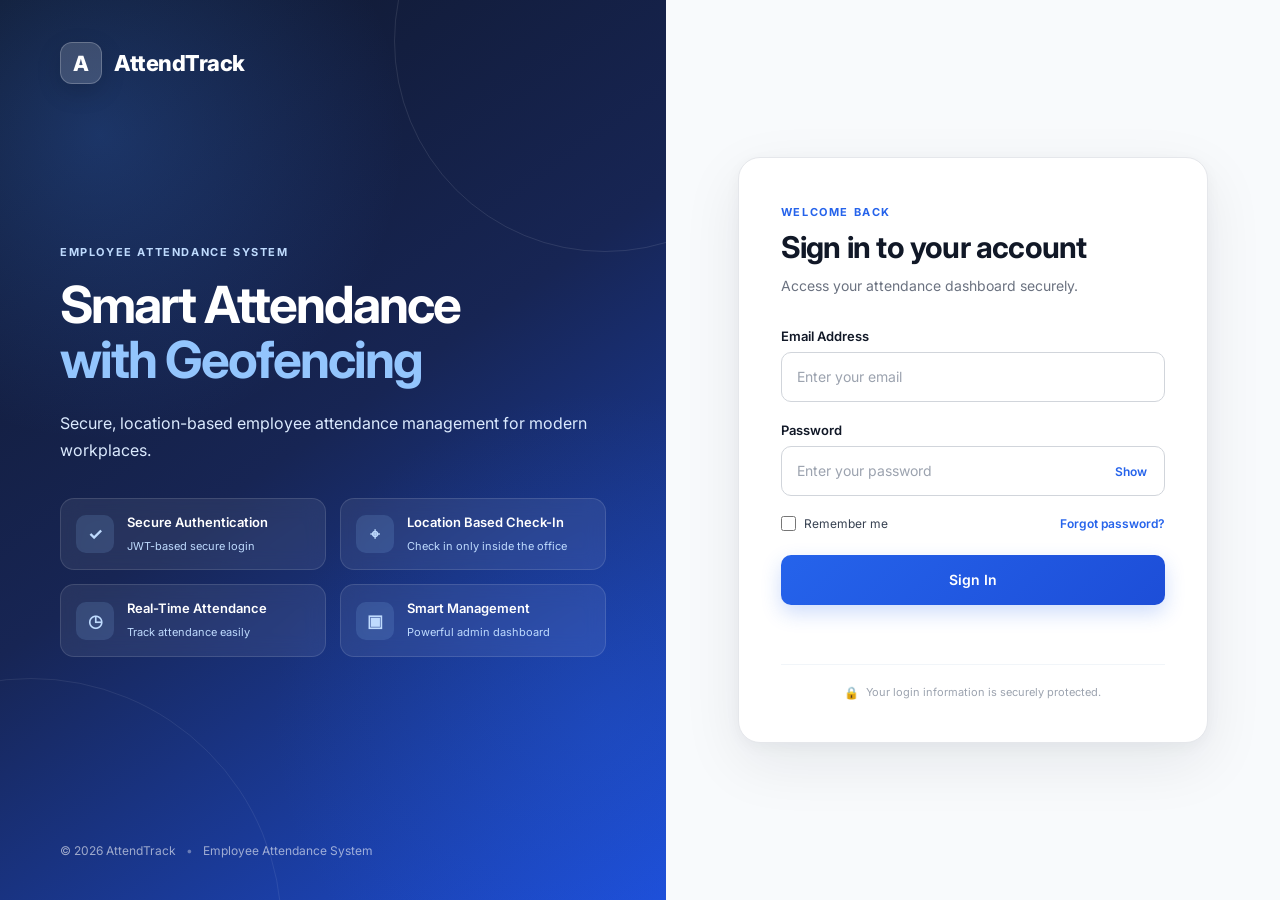
<file: src/main/resources/static/index.html>
<!DOCTYPE html>
<html lang="en">

<head>
	<meta charset="UTF-8">
	<meta name="viewport" content="width=device-width, initial-scale=1.0">

	<title>AttendTrack | Employee Attendance</title>

	<link rel="stylesheet" href="style.css">
</head>

<body>

	<div class="login-container">

		<!-- =========================
             LEFT SIDE
        ========================== -->

		<div class="login-left">

			<!-- Logo -->
			<div class="brand">
				<div class="brand-icon">A</div>
				<span>AttendTrack</span>
			</div>


			<!-- Main Content -->
			<div class="left-content">

				<span class="eyebrow">
					EMPLOYEE ATTENDANCE SYSTEM
				</span>

				<h1>
					Smart Attendance
					<br>
					<span>with Geofencing</span>
				</h1>

				<p>
					Secure, location-based employee attendance
					management for modern workplaces.
				</p>


				<!-- Features -->

				<div class="features">

					<!-- Feature 1 -->
					<div class="feature">

						<div class="feature-icon">
							✓
						</div>

						<div>
							<strong>
								Secure Authentication
							</strong>

							<small>
								JWT-based secure login
							</small>
						</div>

					</div>


					<!-- Feature 2 -->
					<div class="feature">

						<div class="feature-icon">
							⌖
						</div>

						<div>
							<strong>
								Location Based Check-In
							</strong>

							<small>
								Check in only inside the office
							</small>
						</div>

					</div>


					<!-- Feature 3 -->
					<div class="feature">

						<div class="feature-icon">
							◷
						</div>

						<div>
							<strong>
								Real-Time Attendance
							</strong>

							<small>
								Track attendance easily
							</small>
						</div>

					</div>


					<!-- Feature 4 -->
					<div class="feature">

						<div class="feature-icon">
							▣
						</div>

						<div>
							<strong>
								Smart Management
							</strong>

							<small>
								Powerful admin dashboard
							</small>
						</div>

					</div>

				</div>

			</div>


			<!-- Footer -->

			<div class="copyright">

				© 2026 AttendTrack
				<span>•</span>
				Employee Attendance System

			</div>

		</div>


		<!-- =========================
             RIGHT SIDE
        ========================== -->

		<div class="login-right">

			<div class="login-card">


				<!-- Mobile Logo -->

				<div class="mobile-logo">

					<div class="brand-icon">
						A
					</div>

					<span>
						AttendTrack
					</span>

				</div>


				<!-- Heading -->

				<span class="eyebrow dark">
					WELCOME BACK
				</span>

				<h2>
					Sign in to your account
				</h2>

				<p class="login-subtitle">
					Access your attendance dashboard securely.
				</p>


				<!-- Login Form -->

				<form id="loginForm">


					<!-- Email -->

					<div class="form-group">

						<label for="email">
							Email Address
						</label>

						<input type="email" id="email" name="email" placeholder="Enter your email" autocomplete="email"
							required>

					</div>


					<!-- Password -->

					<div class="form-group">

						<label for="password">
							Password
						</label>

						<div class="password-wrapper">

							<input type="password" id="password" name="password" placeholder="Enter your password"
								autocomplete="current-password" required>

							<button type="button" id="togglePassword" class="password-toggle">
								Show
							</button>

						</div>

					</div>


					<!-- Remember / Forgot -->

					<div class="form-options">

						<label class="remember">

							<input type="checkbox" id="rememberMe">

							<span>
								Remember me
							</span>

						</label>


						<a href="#" class="forgot-password" onclick="return false;">
							Forgot password?
						</a>

					</div>


					<!-- Login Button -->

					<button type="submit" id="loginButton" class="login-button">

						<span id="loginButtonText">
							Sign In
						</span>

					</button>


					<!-- Login Message -->

					<div id="loginMessage" class="login-message">
					</div>

				</form>


				<!-- Security Message -->

				<div class="security-note">

					<span>🔒</span>

					Your login information is securely protected.

				</div>

			</div>

		</div>

	</div>


	<!-- JavaScript -->

	<script src="script.js"></script>

</body>

</html>
</file>
<file: src/main/resources/static/style.css>
/* =========================================================
   ATTENDTRACK - LOGIN PAGE
   Employee Attendance with Geofencing
   ========================================================= */

@import url('https://fonts.googleapis.com/css2?family=Inter:wght@400;500;600;700;800&display=swap');

* {
    margin: 0;
    padding: 0;
    box-sizing: border-box;
}

:root {
    --primary: #2563eb;
    --primary-dark: #1d4ed8;
    --primary-light: #eff6ff;
    --text-dark: #111827;
    --text: #374151;
    --text-light: #6b7280;
    --border: #e5e7eb;
    --white: #ffffff;
    --background: #f8fafc;
    --success: #16a34a;
    --danger: #dc2626;
}

body {
    font-family: 'Inter', sans-serif;
    min-height: 100vh;
    background: var(--background);
    color: var(--text-dark);
}

/* =========================================================
   MAIN LOGIN CONTAINER
   ========================================================= */

.login-container {
    min-height: 100vh;
    display: flex;
}

/* =========================================================
   LEFT SECTION
   ========================================================= */

.login-left {
    width: 52%;
    min-height: 100vh;
    position: relative;
    overflow: hidden;
    padding: 42px 60px;
    display: flex;
    flex-direction: column;
    justify-content: space-between;

    background:
        radial-gradient(
            circle at 15% 15%,
            rgba(59, 130, 246, 0.25),
            transparent 32%
        ),
        radial-gradient(
            circle at 90% 80%,
            rgba(37, 99, 235, 0.22),
            transparent 35%
        ),
        linear-gradient(
            145deg,
            #0f172a 0%,
            #172554 48%,
            #1d4ed8 100%
        );
}

/* Decorative circles */

.login-left::before {
    content: "";
    position: absolute;
    width: 420px;
    height: 420px;
    border: 1px solid rgba(255, 255, 255, 0.10);
    border-radius: 50%;
    top: -170px;
    right: -150px;
}

.login-left::after {
    content: "";
    position: absolute;
    width: 500px;
    height: 500px;
    border: 1px solid rgba(255, 255, 255, 0.08);
    border-radius: 50%;
    bottom: -280px;
    left: -220px;
}

/* =========================================================
   BRAND
   ========================================================= */

.brand {
    display: flex;
    align-items: center;
    gap: 12px;
    color: var(--white);
    font-size: 22px;
    font-weight: 800;
    letter-spacing: -0.5px;
    position: relative;
    z-index: 2;
}

.brand-icon {
    width: 42px;
    height: 42px;
    border-radius: 12px;
    display: flex;
    align-items: center;
    justify-content: center;

    background: rgba(255, 255, 255, 0.16);
    border: 1px solid rgba(255, 255, 255, 0.22);

    color: white;
    font-size: 21px;
    font-weight: 800;

    box-shadow: 0 8px 25px rgba(0, 0, 0, 0.15);
}

/* =========================================================
   LEFT CONTENT
   ========================================================= */

.left-content {
    position: relative;
    z-index: 2;
    max-width: 620px;
    margin-top: -30px;
}

.eyebrow {
    display: inline-block;
    font-size: 11px;
    font-weight: 700;
    letter-spacing: 1.6px;
    color: #bfdbfe;
    margin-bottom: 18px;
}

.eyebrow.dark {
    color: var(--primary);
}

.left-content h1 {
    font-size: clamp(38px, 4vw, 58px);
    line-height: 1.08;
    letter-spacing: -2px;
    color: white;
    margin-bottom: 22px;
}

.left-content h1 span {
    color: #93c5fd;
}

.left-content > p {
    max-width: 530px;
    color: #dbeafe;
    font-size: 16px;
    line-height: 1.7;
    margin-bottom: 34px;
}

/* =========================================================
   FEATURES
   ========================================================= */

.features {
    display: grid;
    grid-template-columns: repeat(2, minmax(0, 1fr));
    gap: 14px;
    max-width: 600px;
}

.feature {
    display: flex;
    align-items: center;
    gap: 13px;
    padding: 15px;

    border: 1px solid rgba(255, 255, 255, 0.12);
    background: rgba(255, 255, 255, 0.07);

    border-radius: 14px;

    backdrop-filter: blur(10px);
    -webkit-backdrop-filter: blur(10px);

    transition: transform 0.25s ease,
                background 0.25s ease,
                border-color 0.25s ease;
}

.feature:hover {
    transform: translateY(-3px);
    background: rgba(255, 255, 255, 0.11);
    border-color: rgba(255, 255, 255, 0.20);
}

.feature-icon {
    width: 38px;
    height: 38px;
    min-width: 38px;

    display: flex;
    align-items: center;
    justify-content: center;

    border-radius: 10px;
    background: rgba(147, 197, 253, 0.15);
    color: #bfdbfe;

    font-size: 17px;
    font-weight: 700;
}

.feature strong {
    display: block;
    color: white;
    font-size: 13px;
    font-weight: 600;
    margin-bottom: 4px;
}

.feature small {
    color: #bfdbfe;
    font-size: 11px;
    line-height: 1.4;
}

/* =========================================================
   COPYRIGHT
   ========================================================= */

.copyright {
    position: relative;
    z-index: 2;

    color: rgba(255, 255, 255, 0.58);
    font-size: 12px;
}

.copyright span {
    margin: 0 7px;
    color: rgba(255, 255, 255, 0.35);
}

/* =========================================================
   RIGHT LOGIN SECTION
   ========================================================= */

.login-right {
    width: 48%;
    min-height: 100vh;

    display: flex;
    align-items: center;
    justify-content: center;

    padding: 40px;

    background: #f8fafc;
}

/* =========================================================
   LOGIN CARD
   ========================================================= */

.login-card {
    width: 100%;
    max-width: 470px;

    background: white;
    border: 1px solid var(--border);
    border-radius: 22px;

    padding: 42px;

    box-shadow:
        0 20px 60px rgba(15, 23, 42, 0.08),
        0 4px 15px rgba(15, 23, 42, 0.04);
}

.login-card .eyebrow {
    margin-bottom: 10px;
}

.login-card h2 {
    font-size: 30px;
    line-height: 1.2;
    letter-spacing: -0.8px;
    color: var(--text-dark);
    margin-bottom: 10px;
}

.login-subtitle {
    color: var(--text-light);
    font-size: 14px;
    line-height: 1.6;
    margin-bottom: 30px;
}

/* =========================================================
   MOBILE LOGO
   ========================================================= */

.mobile-logo {
    display: none;
}

/* =========================================================
   FORM
   ========================================================= */

.form-group {
    margin-bottom: 20px;
}

.form-group label {
    display: block;
    color: var(--text-dark);
    font-size: 13px;
    font-weight: 600;
    margin-bottom: 8px;
}

.form-group input {
    width: 100%;
    height: 50px;

    padding: 0 15px;

    border: 1px solid #d1d5db;
    border-radius: 10px;

    background: #ffffff;

    color: var(--text-dark);
    font-family: inherit;
    font-size: 14px;

    outline: none;

    transition:
        border-color 0.2s ease,
        box-shadow 0.2s ease,
        background 0.2s ease;
}

.form-group input::placeholder {
    color: #9ca3af;
}

.form-group input:hover {
    border-color: #9ca3af;
}

.form-group input:focus {
    border-color: var(--primary);
    background: #ffffff;

    box-shadow:
        0 0 0 3px rgba(37, 99, 235, 0.10);
}

/* =========================================================
   PASSWORD FIELD
   ========================================================= */

.password-wrapper {
    position: relative;
}

.password-wrapper input {
    padding-right: 70px;
}

.password-toggle {
    position: absolute;
    top: 50%;
    right: 13px;

    transform: translateY(-50%);

    border: none;
    background: transparent;

    color: var(--primary);

    font-family: inherit;
    font-size: 12px;
    font-weight: 600;

    cursor: pointer;

    padding: 5px;
}

.password-toggle:hover {
    color: var(--primary-dark);
}

/* =========================================================
   FORM OPTIONS
   ========================================================= */

.form-options {
    display: flex;
    align-items: center;
    justify-content: space-between;

    margin: 4px 0 24px;
}

.remember {
    display: flex;
    align-items: center;
    gap: 8px;

    color: var(--text);
    font-size: 12px;

    cursor: pointer;
}

.remember input {
    width: 15px;
    height: 15px;

    accent-color: var(--primary);
    cursor: pointer;
}

.forgot-password {
    color: var(--primary);
    font-size: 12px;
    font-weight: 600;
    text-decoration: none;
}

.forgot-password:hover {
    text-decoration: underline;
}

/* =========================================================
   LOGIN BUTTON
   ========================================================= */

.login-button {
    width: 100%;
    height: 50px;

    border: none;
    border-radius: 10px;

    background: linear-gradient(
        135deg,
        #2563eb,
        #1d4ed8
    );

    color: white;

    font-family: inherit;
    font-size: 14px;
    font-weight: 600;

    cursor: pointer;

    box-shadow:
        0 8px 20px rgba(37, 99, 235, 0.22);

    transition:
        transform 0.2s ease,
        box-shadow 0.2s ease,
        opacity 0.2s ease;
}

.login-button:hover {
    transform: translateY(-1px);

    box-shadow:
        0 10px 25px rgba(37, 99, 235, 0.28);
}

.login-button:active {
    transform: translateY(0);
}

.login-button:disabled {
    cursor: not-allowed;
    opacity: 0.7;
    transform: none;
}

/* =========================================================
   LOGIN MESSAGE
   ========================================================= */

.login-message {
    min-height: 20px;

    margin-top: 14px;

    text-align: center;

    font-size: 12px;
    font-weight: 500;
}

.login-message.success {
    color: var(--success);
}

.login-message.error {
    color: var(--danger);
}

/* =========================================================
   SECURITY NOTE
   ========================================================= */

.security-note {
    display: flex;
    align-items: center;
    justify-content: center;
    gap: 7px;

    margin-top: 25px;
    padding-top: 20px;

    border-top: 1px solid #f1f5f9;

    color: #9ca3af;
    font-size: 11px;
}

.security-note span {
    font-size: 12px;
}

/* =========================================================
   TABLET
   ========================================================= */

@media (max-width: 1050px) {

    .login-left {
        width: 48%;
        padding: 35px 40px;
    }

    .login-right {
        width: 52%;
        padding: 30px;
    }

    .left-content h1 {
        font-size: 42px;
    }

    .features {
        grid-template-columns: 1fr;
    }

    .login-card {
        padding: 35px;
    }
}

/* =========================================================
   MOBILE
   ========================================================= */

@media (max-width: 768px) {

    .login-container {
        display: block;
    }

    .login-left {
        width: 100%;
        min-height: auto;

        padding: 25px 22px 35px;
    }

    .login-left .brand {
        margin-bottom: 45px;
    }

    .left-content {
        margin-top: 0;
    }

    .left-content h1 {
        font-size: 38px;
        letter-spacing: -1.5px;
    }

    .left-content > p {
        font-size: 14px;
    }

    .features {
        grid-template-columns: 1fr 1fr;
    }

    .feature {
        padding: 12px;
    }

    .feature-icon {
        width: 34px;
        height: 34px;
        min-width: 34px;
    }

    .feature strong {
        font-size: 11px;
    }

    .feature small {
        display: none;
    }

    .copyright {
        margin-top: 35px;
    }

    .login-right {
        width: 100%;
        min-height: auto;

        padding: 30px 20px 45px;
    }

    .login-card {
        max-width: 500px;
        padding: 30px 24px;
        border-radius: 18px;
    }

    .mobile-logo {
        display: flex;
        align-items: center;
        gap: 10px;

        color: var(--text-dark);
        font-size: 18px;
        font-weight: 800;

        margin-bottom: 28px;
    }

    .mobile-logo .brand-icon {
        width: 36px;
        height: 36px;

        background: var(--primary);
        border-color: var(--primary);

        font-size: 18px;
    }
}

/* =========================================================
   SMALL MOBILE
   ========================================================= */

@media (max-width: 480px) {

    .login-left {
        padding: 22px 18px 30px;
    }

    .left-content h1 {
        font-size: 32px;
    }

    .features {
        grid-template-columns: 1fr;
    }

    .feature {
        padding: 12px 14px;
    }

    .feature small {
        display: block;
    }

    .login-right {
        padding: 20px 15px 35px;
    }

    .login-card {
        padding: 26px 20px;
    }

    .login-card h2 {
        font-size: 25px;
    }

    .form-options {
        align-items: flex-start;
        gap: 10px;
    }
}
</file>
<file: src/main/resources/static/dashboard.css>
/* =========================================================

   ATTENDTRACK DASHBOARD

   Professional Responsive Dashboard UI

   ========================================================= */

* {

	margin: 0;

	padding: 0;

	box-sizing: border-box;

}

:root {

	--primary: #2563eb;

	--primary-dark: #1d4ed8;

	--primary-light: #eff6ff;

	--sidebar: #0f172a;

	--sidebar-light: #1e293b;

	--background: #f8fafc;

	--white: #ffffff;

	--text: #0f172a;

	--text-secondary: #64748b;

	--text-light: #94a3b8;

	--border: #e2e8f0;

	--success: #16a34a;

	--success-light: #f0fdf4;

	--warning: #d97706;

	--warning-light: #fffbeb;

	--danger: #dc2626;

	--danger-light: #fef2f2;

	--info: #0891b2;

	--info-light: #ecfeff;

	--shadow-sm: 0 1px 3px rgba(15, 23, 42, 0.06);

	--shadow: 0 4px 15px rgba(15, 23, 42, 0.07);

	--shadow-lg: 0 15px 35px rgba(15, 23, 42, 0.12);

	--radius: 12px;

	--radius-lg: 16px;

}

html {

	scroll-behavior: smooth;

}

body {

	font-family: "Inter", sans-serif;

	background: var(--background);

	color: var(--text);

	min-height: 100vh;

}


/* =========================================================

   SIDEBAR

   ========================================================= */

.sidebar {

	position: fixed;

	top: 0;

	left: 0;

	width: 250px;

	height: 100vh;

	background: var(--sidebar);

	display: flex;

	flex-direction: column;

	padding: 24px 14px;

	z-index: 1000;

	transition: transform 0.3s ease;

}

.brand {

	display: flex;

	align-items: center;

	gap: 12px;

	padding: 4px 12px 28px;

}

.brand-icon {

	position: relative;

	width: 42px;

	height: 42px;

	display: flex;

	align-items: center;

	justify-content: center;

	background: linear-gradient(135deg,

			#3b82f6,

			#2563eb);

	color: white;

	border-radius: 11px;

	font-size: 18px;

	box-shadow: 0 7px 20px rgba(37, 99, 235, 0.3);

}

.brand-icon i {

	display: none;

}

.brand-icon::before {

	content: "📍";

	font-size: 21px;

	line-height: 1;

}


.brand h2 {

	color: white;

	font-size: 18px;

	font-weight: 800;

	letter-spacing: -0.3px;

}

.brand span {

	display: block;

	margin-top: 2px;

	color: #94a3b8;

	font-size: 10px;

	font-weight: 500;

}

.sidebar-nav {

	flex: 1;

	overflow-y: auto;

}

.nav-title {

	color: #64748b;

	font-size: 10px;

	font-weight: 700;

	letter-spacing: 1px;

	padding: 16px 13px 8px;

}

.nav-link {

	display: flex;

	align-items: center;

	gap: 11px;

	width: 100%;

	padding: 11px 13px;

	margin-bottom: 3px;

	border-radius: 9px;

	color: #94a3b8;

	text-decoration: none;

	font-size: 13px;

	font-weight: 500;

	transition: all 0.2s ease;

}

.nav-link i {

	width: 24px;

	height: 24px;

	flex-shrink: 0;

	display: inline-flex;

	align-items: center;

	justify-content: center;

	text-align: center;

	font-size: 16px;

	font-style: normal;

	line-height: 1;

	border-radius: 7px;

	background: rgba(255, 255, 255, 0.06);

}


/* Reliable sidebar icons */

.nav-link i::before {

	font-family: "Segoe UI Emoji", "Apple Color Emoji", sans-serif;

}


/* Main navigation */

.nav-link[data-section="dashboard"] i::before {

	content: "📊";

}

.nav-link[data-section="attendance"] i::before {

	content: "📅";

}

.nav-link[data-section="profile"] i::before {

	content: "👤";

}


/* Admin navigation */

.nav-link[data-section="employees"] i::before {

	content: "👥";

}

.nav-link[data-section="departments"] i::before {

	content: "🏢";

}

.nav-link[data-section="offices"] i::before {

	content: "📍";

}

.nav-link[data-section="reports"] i::before {

	content: "📈";

}


/* Bottom navigation */

.sidebar-bottom .nav-link:first-child i::before {

	content: "❓";

}

#logoutBtn i::before {

	content: "🚪";

}


.nav-link.active i {

	background: rgba(255, 255, 255, 0.14);

}

.nav-link:hover {

	background: rgba(255, 255, 255, 0.06);

	color: white;

}

.nav-link.active {

	background: #2563eb;

	color: white;

	box-shadow: 0 5px 14px rgba(37, 99, 235, 0.22);

}

.sidebar-bottom {

	padding-top: 12px;

	border-top: 1px solid rgba(255, 255, 255, 0.06);

}

.logout-btn {

	width: 100%;

	min-height: 42px;

	padding: 0 14px;

	border: none;

	border-radius: 9px;

	background: transparent;

	color: rgba(255, 255, 255, 0.72);

	cursor: pointer;

	font-family: inherit;

	font-size: 13px;

	font-weight: 500;

	text-align: left;

	display: flex;

	align-items: center;

	gap: 11px;

	transition:

		background 0.2s ease,

		color 0.2s ease;

}

.logout-btn i {

	width: 24px;

	height: 24px;

	flex-shrink: 0;

	display: inline-flex;

	align-items: center;

	justify-content: center;

	border-radius: 7px;

	background: rgba(255, 255, 255, 0.06);

	color: #f87171;

	font-size: 15px;

}

.logout-btn i::before {

	content: "🚪";

	font-family: "Segoe UI Emoji", "Apple Color Emoji", sans-serif;

}

.logout-btn:hover {

	background: rgba(255, 255, 255, 0.06);

	color: white;

}

.logout-btn:hover i {

	background: rgba(248, 113, 113, 0.12);

}


/* =========================================================

   MAIN CONTENT

   ========================================================= */

.main-content {

	margin-left: 250px;

	min-height: 100vh;

	padding-bottom: 40px;

}


/* =========================================================

   TOPBAR

   ========================================================= */

.topbar {

	height: 74px;

	background: white;

	border-bottom: 1px solid var(--border);

	display: flex;

	align-items: center;

	justify-content: space-between;

	padding: 0 32px;

	position: sticky;

	top: 0;

	z-index: 100;

}

.topbar-title h1 {

	font-size: 19px;

	font-weight: 700;

	letter-spacing: -0.3px;

}

.topbar-title p {

	margin-top: 3px;

	color: var(--text-secondary);

	font-size: 11px;

}

.topbar-user {

	display: flex;

	align-items: center;

	gap: 11px;

}

.user-info {

	text-align: right;

}

.user-info strong {

	display: block;

	font-size: 13px;

}

.user-info span {

	display: block;

	margin-top: 2px;

	color: var(--text-secondary);

	font-size: 10px;

}

.user-avatar {

	width: 39px;

	height: 39px;

	border-radius: 50%;

	display: flex;

	align-items: center;

	justify-content: center;

	background: var(--primary-light);

	color: var(--primary);

	font-weight: 700;

	font-size: 14px;

}

.mobile-menu-btn {

	display: none;

	border: none;

	background: transparent;

	cursor: pointer;

	font-size: 20px;

	color: var(--text);

}


/* =========================================================

   PAGE SECTIONS

   ========================================================= */

.page-section {

	display: none;

	padding: 28px 32px;

}

.page-section.active {

	display: block;

}


/* =========================================================

   WELCOME BANNER

   ========================================================= */

.welcome-banner {

	min-height: 155px;

	border-radius: var(--radius-lg);

	padding: 28px 32px;

	display: flex;

	align-items: center;

	justify-content: space-between;

	background:

		linear-gradient(135deg,

			#1d4ed8,

			#2563eb 55%,

			#3b82f6);

	color: white;

	overflow: hidden;

	position: relative;

	box-shadow: var(--shadow);

}

.welcome-banner::after {

	content: "";

	position: absolute;

	width: 230px;

	height: 230px;

	right: 30px;

	top: -120px;

	border-radius: 50%;

	background: rgba(255, 255, 255, 0.07);

}

.welcome-label {

	font-size: 10px;

	font-weight: 700;

	letter-spacing: 1.2px;

	opacity: 0.75;

}

.welcome-banner h2 {

	margin-top: 8px;

	font-size: 25px;

	font-weight: 700;

}

.welcome-banner p {

	margin-top: 6px;

	font-size: 12px;

	opacity: 0.8;

}

.welcome-icon {

	width: 65px;

	height: 65px;

	display: flex;

	align-items: center;

	justify-content: center;

	border-radius: 18px;

	background: rgba(255, 255, 255, 0.12);

	font-size: 27px;

	z-index: 1;

}


/* =========================================================

   SECTION HEADING

   ========================================================= */

.section-heading {

	margin-bottom: 22px;

	display: flex;

	align-items: flex-end;

	justify-content: space-between;

	gap: 20px;

}

.section-heading h2 {

	margin-top: 5px;

	font-size: 24px;

	font-weight: 750;

	letter-spacing: -0.5px;

}

.section-heading p {

	margin-top: 5px;

	color: var(--text-secondary);

	font-size: 12px;

}

.card-label {

	color: var(--primary);

	font-size: 9px;

	font-weight: 800;

	letter-spacing: 1.1px;

}


/* =========================================================

   STATS

   ========================================================= */

.stats-grid {

	display: grid;

	grid-template-columns:

		repeat(4, minmax(0, 1fr));

	gap: 16px;

	margin-top: 20px;

	margin-bottom: 20px;

}

.stat-card {

	position: relative;

	overflow: hidden;

	min-height: 112px;

	background: linear-gradient(135deg,

			#ffffff 0%,

			#f8fbff 100%);

	border: 1px solid var(--border);

	border-radius: 16px;

	padding: 20px;

	display: flex;

	align-items: center;

	gap: 16px;

	box-shadow: 0 4px 14px rgba(15, 23, 42, 0.06);

	transition:

		transform 0.2s ease,

		box-shadow 0.2s ease,

		border-color 0.2s ease;

}

.stat-card::after {

	content: "";

	position: absolute;

	width: 90px;

	height: 90px;

	right: -35px;

	top: -35px;

	border-radius: 50%;

	background: var(--primary-light);

	opacity: 0.7;

}

.stat-card:hover {

	transform: translateY(-3px);

	box-shadow: 0 10px 24px rgba(15, 23, 42, 0.09);

	border-color: #d5deeb;

}

.stat-icon {

	position: relative;

	z-index: 1;

	width: 54px;

	height: 54px;

	flex-shrink: 0;

	border-radius: 14px;

	display: flex;

	align-items: center;

	justify-content: center;

	font-size: 20px;

	box-shadow: 0 5px 12px rgba(15, 23, 42, 0.07);

}

.status-icon {

	background: linear-gradient(135deg,

			#ecfdf3,

			#d1fae5);

	color: var(--success);

}

.checkin-icon {

	background: linear-gradient(135deg,

			#eff6ff,

			#dbeafe);

	color: var(--primary);

}

.checkout-icon {

	background: linear-gradient(135deg,

			#fffbeb,

			#fef3c7);

	color: var(--warning);

}

.location-icon {

	background: linear-gradient(135deg,

			#ecfeff,

			#cffafe);

	color: var(--info);

}

.stat-card span {

	display: block;

	color: var(--text-secondary);

	font-size: 11px;

	font-weight: 600;

	letter-spacing: 0.1px;

}

.stat-card h3 {

	margin-top: 5px;

	color: var(--text);

}

.stats-grid .stat-card h3 {

	font-size: 24px;

	line-height: 1;

	font-weight: 800;

}


/* =========================================================

   CONTENT CARDS

   ========================================================= */

.content-card {

	background: white;

	border: 1px solid var(--border);

	border-radius: var(--radius-lg);

	padding: 22px;

	box-shadow: var(--shadow-sm);

	margin-bottom: 20px;

}

.card-header {

	display: flex;

	align-items: center;

	justify-content: space-between;

	gap: 15px;

	margin-bottom: 18px;

}

.card-header h3 {

	margin-top: 4px;

	font-size: 16px;

	font-weight: 700;

}

.card-header-icon {

	width: 38px;

	height: 38px;

	display: flex;

	align-items: center;

	justify-content: center;

	border-radius: 9px;

	background: var(--primary-light);

	color: var(--primary);

}

.card-header-icon.location {

	background: var(--info-light);

	color: var(--info);

}



/* Dashboard status cards */


#locationStatus {

	font-size: 18px;

	line-height: 1.15;

	font-weight: 800;

}


#todayStatus {

	font-size: 18px;

	line-height: 1.15;

	font-weight: 800;

}

#checkInTime,

#checkOutTime {

	font-size: 20px;

	line-height: 1.1;

	font-weight: 800;

}


/* =========================================================

   REPORT FILTER

   ========================================================= */

.report-filter {

	display: grid;

	grid-template-columns: minmax(220px, 1fr) minmax(220px, 1fr) auto;

	align-items: end;

	gap: 14px;

	padding: 14px;

	margin-bottom: 18px;

	background: #ffffff;

	border: 1px solid var(--border);

	border-radius: 10px;

}

.report-filter-field {

	display: flex;

	flex-direction: column;

	gap: 7px;

	min-width: 0;

	width: 100%;

}

.report-filter-field label {

	display: flex;

	align-items: center;

	gap: 6px;

	color: var(--text-secondary);

	font-size: 11px;

	font-weight: 600;

}

.report-filter-field label i {

	color: var(--primary);

}

/* Date input */

.report-filter-field input {

	width: 100%;

	height: 40px;

	padding: 0 12px;

	border: 1px solid var(--border);

	border-radius: 8px;

	background: #ffffff;

	color: var(--text);

	font-family: inherit;

	font-size: 12px;

	outline: none;

	transition: border-color 0.2s ease,

		box-shadow 0.2s ease;

}

.report-filter-field input:focus {

	border-color: var(--primary);

	box-shadow: 0 0 0 3px var(--primary-light);

}

/* Employee dropdown */

#reportEmployeeFilter {

	width: 100%;

	height: 40px;

	padding: 0 38px 0 12px;

	border: 1px solid var(--border);

	border-radius: 8px;

	background-color: #ffffff;

	color: var(--text);

	font-family: inherit;

	font-size: 12px;

	font-weight: 500;

	outline: none;

	cursor: pointer;

	transition: border-color 0.2s ease,

		box-shadow 0.2s ease;

}

#reportEmployeeFilter:hover {

	border-color: #cbd5e1;

}

#reportEmployeeFilter:focus {

	border-color: var(--primary);

	box-shadow: 0 0 0 3px var(--primary-light);

}

/* View Report button */

.report-filter .primary-btn {

	height: 40px;

	min-width: 128px;

	white-space: nowrap;

}




.card-description {

	color: var(--text-secondary);

	font-size: 12px;

	line-height: 1.6;

	margin-bottom: 20px;

}

.dashboard-grid {

	display: grid;

	grid-template-columns: 1fr 1fr;

	gap: 20px;

	margin-bottom: 20px;

}


/* =========================================================

   BUTTONS

   ========================================================= */

.primary-btn,

.secondary-btn,

.danger-btn,

.text-btn {

	font-family: inherit;

	cursor: pointer;

	border: none;

	transition: all 0.2s ease;

}

.primary-btn {

	background: var(--primary);

	color: white;

	padding: 10px 16px;

	border-radius: 8px;

	font-size: 12px;

	font-weight: 600;

	display: inline-flex;

	align-items: center;

	justify-content: center;

	gap: 8px;

}

.primary-btn:hover {

	background: var(--primary-dark);

	transform: translateY(-1px);

	box-shadow: 0 5px 12px rgba(37, 99, 235, 0.22);

}

.secondary-btn {

	background: #f8fafc;

	color: var(--text);

	border: 1px solid var(--border);

	padding: 10px 16px;

	border-radius: 8px;

	font-size: 12px;

	font-weight: 600;

	display: inline-flex;

	align-items: center;

	justify-content: center;

	gap: 8px;

}

.secondary-btn:hover {

	background: #f1f5f9;

}

.danger-btn {

	background: var(--danger);

	color: white;

	padding: 10px 16px;

	border-radius: 8px;

	font-size: 12px;

	font-weight: 600;

	display: inline-flex;

	align-items: center;

	justify-content: center;

	gap: 8px;

}

.danger-btn:hover {

	background: #b91c1c;

}

.text-btn {

	background: transparent;

	color: var(--primary);

	font-size: 11px;

	font-weight: 600;

	display: flex;

	align-items: center;

	gap: 6px;

}

.text-btn:hover {

	color: var(--primary-dark);

}

.attendance-buttons {

	display: flex;

	gap: 10px;

}

.attendance-buttons button {

	flex: 1;

}

.action-message {

	min-height: 20px;

	margin-top: 12px;

	font-size: 11px;

}


/* =========================================================

   OFFICE MAP

   ========================================================= */

.office-map {

	height: 145px;

	border-radius: 12px;

	background:

		linear-gradient(135deg,

			#e0f2fe,

			#eff6ff);

	position: relative;

	overflow: hidden;

	margin-bottom: 14px;

}

.office-map::before,

.office-map::after {

	content: "";

	position: absolute;

	background: rgba(148, 163, 184, 0.25);

}

.office-map::before {

	width: 140%;

	height: 1px;

	left: -20%;

	top: 50%;

	transform: rotate(-18deg);

}

.office-map::after {

	width: 1px;

	height: 140%;

	left: 52%;

	top: -20%;

	transform: rotate(18deg);

}

.map-center {

	position: absolute;

	left: 50%;

	top: 50%;

	transform: translate(-50%, -50%);

	width: 48px;

	height: 48px;

	border-radius: 50%;

	background: rgba(37, 99, 235, 0.13);

	display: flex;

	align-items: center;

	justify-content: center;

	color: var(--primary);

	font-size: 20px;

	z-index: 2;

}

.map-pulse {

	position: absolute;

	width: 75px;

	height: 75px;

	border-radius: 50%;

	border: 1px solid rgba(37, 99, 235, 0.35);

}

.office-details {

	display: flex;

	align-items: center;

	justify-content: space-between;

	gap: 15px;

}

.office-details strong {

	display: block;

	font-size: 13px;

}

.office-details span {

	display: block;

	margin-top: 4px;

	color: var(--text-secondary);

	font-size: 10px;

}

.radius-info {

	display: flex;

	align-items: center;

	gap: 6px;

	color: var(--primary);

	font-weight: 600;

}


/* =========================================================

   TABLES

   ========================================================= */

.table-wrapper {

	width: 100%;

	overflow-x: auto;

}

table {

	width: 100%;

	border-collapse: collapse;

	min-width: 600px;

}

thead th {

	padding: 12px 10px;

	background: #f8fafc;

	color: var(--text-secondary);

	font-size: 10px;

	font-weight: 700;

	text-align: left;

	white-space: nowrap;

	border-bottom: 1px solid var(--border);

}

tbody td {

	padding: 13px 10px;

	font-size: 11px;

	border-bottom: 1px solid #f1f5f9;

	color: var(--text);

}

tbody tr:last-child td {

	border-bottom: none;

}

tbody tr:hover {

	background: #fafcff;

}

.empty-row {

	text-align: center !important;

	color: var(--text-secondary) !important;

	padding: 35px !important;

}


/* =========================================================

   BADGES

   ========================================================= */

.status-badge {

	display: inline-flex;

	align-items: center;

	gap: 5px;

	padding: 5px 8px;

	border-radius: 20px;

	font-size: 9px;

	font-weight: 700;

}

.status-badge.active,

.status-badge.completed {

	background: var(--success-light);

	color: var(--success);

}

.status-badge.inactive {

	background: var(--danger-light);

	color: var(--danger);

}

.status-badge.pending {

	background: var(--warning-light);

	color: var(--warning);

}

.status-badge.employee {

	background: var(--primary-light);

	color: var(--primary);

}

.status-badge.admin {

	background: #f3e8ff;

	color: #7e22ce;

}


/* =========================================================

   PROFILE

   ========================================================= */

.profile-header {

	display: flex;

	align-items: center;

	gap: 16px;

	padding-bottom: 22px;

	border-bottom: 1px solid var(--border);

	margin-bottom: 22px;

}

.large-avatar {

	width: 65px;

	height: 65px;

	border-radius: 50%;

	display: flex;

	align-items: center;

	justify-content: center;

	background: var(--primary-light);

	color: var(--primary);

	font-size: 22px;

	font-weight: 700;

}

.profile-header h2 {

	font-size: 20px;

}

.profile-header p {

	margin-top: 4px;

	color: var(--text-secondary);

	font-size: 12px;

}

.profile-grid {

	display: grid;

	grid-template-columns:

		repeat(3, 1fr);

	gap: 20px;

}

.profile-item span {

	display: block;

	color: var(--text-secondary);

	font-size: 10px;

	margin-bottom: 5px;

}

.profile-item strong {

	font-size: 12px;

}


/* =========================================================

   ADMIN EMPLOYEE MANAGEMENT

   ========================================================= */

.admin-heading {

	align-items: center;

}

.admin-stats {

	grid-template-columns:

		repeat(3, 1fr);

}

.employee-management-card {

	padding-bottom: 12px;

}

.employee-toolbar {

	margin-bottom: 20px;

}

.employee-search {

	width: 245px;

	height: 38px;

	display: flex;

	align-items: center;

	gap: 8px;

	background: #f8fafc;

	border: 1px solid var(--border);

	border-radius: 8px;

	padding: 0 11px;

	transition: border 0.2s ease,

		box-shadow 0.2s ease;

}

.employee-search:focus-within {

	border-color: var(--primary);

	box-shadow:

		0 0 0 3px rgba(37, 99, 235, 0.08);

}

.employee-search i {

	color: var(--text-light);

	font-size: 12px;

}

.employee-search input {

	border: none;

	outline: none;

	background: transparent;

	width: 100%;

	font-family: inherit;

	font-size: 11px;

	color: var(--text);

}

.employee-search input::placeholder {

	color: var(--text-light);

}


/* EMPLOYEE TABLE */

.employee-table-user {

	display: flex;

	align-items: center;

	gap: 10px;

}

.employee-avatar {

	width: 34px;

	height: 34px;

	border-radius: 50%;

	display: flex;

	align-items: center;

	justify-content: center;

	background: var(--primary-light);

	color: var(--primary);

	font-size: 11px;

	font-weight: 700;

	flex-shrink: 0;

}

.employee-name {

	font-weight: 600;

	font-size: 11px;

}

.employee-email {

	color: var(--text-secondary);

	font-size: 10px;

}

.employee-actions {

	display: flex;

	align-items: center;

	gap: 5px;

}

.icon-action {

	width: 34px;

	height: 34px;

	border: 1px solid var(--border);

	border-radius: 8px;

	background: white;

	cursor: pointer;

	display: inline-flex;

	align-items: center;

	justify-content: center;

	font-size: 15px;

	font-weight: 600;

	transition:

		background 0.2s ease,

		border-color 0.2s ease,

		transform 0.2s ease,

		box-shadow 0.2s ease;

}

.icon-action i {

	display: none;

}

.icon-action.edit::before {

	content: "✎";

	color: var(--primary);

	font-size: 18px;

	line-height: 1;

}

.icon-action.delete::before {

	content: "🗑";

	color: var(--danger);

	font-size: 15px;

	line-height: 1;

}

.icon-action:hover {

	transform: translateY(-1px);

	box-shadow: 0 3px 8px rgba(15, 23, 42, 0.08);

}

.icon-action.edit {

	color: var(--primary);

}

.icon-action.edit:hover {

	background: var(--primary-light);

	border-color: #bfdbfe;

}

.icon-action.delete {

	color: var(--danger);

}

.icon-action.delete:hover {

	background: var(--danger-light);

	border-color: #fecaca;

}


/* =========================================================

   MODAL

   ========================================================= */

.modal-overlay {

	position: fixed;

	inset: 0;

	background: rgba(15, 23, 42, 0.55);

	backdrop-filter: blur(4px);

	display: none;

	align-items: center;

	justify-content: center;

	padding: 20px;

	z-index: 3000;

}

.modal-overlay.show {

	display: flex;

}

.modal {

	width: 100%;

	max-width: 720px;

	max-height: 90vh;

	overflow-y: auto;

	background: white;

	border-radius: 16px;

	box-shadow: var(--shadow-lg);

	padding: 25px;

	animation: modalIn 0.2s ease;

}

.small-modal {

	max-width: 410px;

	text-align: center;

}

@keyframes modalIn {

	from {

		opacity: 0;

		transform: translateY(10px) scale(0.98);

	}

	to {

		opacity: 1;

		transform: translateY(0) scale(1);

	}

}

.modal-header {

	display: flex;

	align-items: flex-start;

	justify-content: space-between;

	margin-bottom: 24px;

}

.modal-header h2 {

	margin-top: 5px;

	font-size: 20px;

	font-weight: 750;

}

.modal-close {

	width: 34px;

	height: 34px;

	border: none;

	border-radius: 8px;

	background: #f8fafc;

	color: var(--text-secondary);

	cursor: pointer;

	display: flex;

	align-items: center;

	justify-content: center;

	transition: all 0.2s ease;

}

.modal-close:hover {

	background: var(--danger-light);

	color: var(--danger);

}


/* =========================================================

   FORM

   ========================================================= */

.form-grid {

	display: grid;

	grid-template-columns:

		repeat(2, 1fr);

	gap: 17px;

}

.form-group label {

	display: block;

	margin-bottom: 7px;

	font-size: 11px;

	font-weight: 600;

	color: var(--text);

}

.input-wrapper {

	height: 42px;

	display: flex;

	align-items: center;

	gap: 9px;

	padding: 0 11px;

	background: #f8fafc;

	border: 1px solid var(--border);

	border-radius: 8px;

	transition:

		border-color 0.2s ease,

		box-shadow 0.2s ease;

}

.input-wrapper:focus-within {

	border-color: var(--primary);

	background: white;

	box-shadow:

		0 0 0 3px rgba(37, 99, 235, 0.08);

}

.input-wrapper i {

	width: 14px;

	text-align: center;

	color: var(--text-light);

	font-size: 11px;

}

.input-wrapper input,

.input-wrapper select {

	width: 100%;

	height: 100%;

	border: none;

	outline: none;

	background: transparent;

	font-family: inherit;

	font-size: 11px;

	color: var(--text);

}

.input-wrapper select {

	cursor: pointer;

}

.form-group small {

	display: block;

	margin-top: 5px;

	color: var(--text-light);

	font-size: 9px;

}

.form-message {

	min-height: 22px;

	margin-top: 12px;

	font-size: 11px;

	text-align: center;

}

.form-message.success {

	color: var(--success);

}

.form-message.error {

	color: var(--danger);

}

.modal-footer {

	display: flex;

	align-items: center;

	justify-content: flex-end;

	gap: 9px;

	padding-top: 22px;

	margin-top: 20px;

	border-top: 1px solid var(--border);

}


/* =========================================================

   DELETE MODAL

   ========================================================= */

.delete-icon {

	width: 55px;

	height: 55px;

	margin: 0 auto 15px;

	border-radius: 50%;

	background: var(--danger-light);

	color: var(--danger);

	display: flex;

	align-items: center;

	justify-content: center;

	font-size: 19px;

}

.small-modal h2 {

	font-size: 19px;

}

.small-modal p {

	margin-top: 8px;

	color: var(--text-secondary);

	font-size: 12px;

	line-height: 1.6;

}

.small-modal .warning-text {

	color: var(--danger);

	font-size: 10px;

}

.small-modal .modal-footer {

	justify-content: center;

	border-top: none;

	padding-top: 15px;

}


/* =========================================================

   MOBILE OVERLAY

   ========================================================= */

.mobile-overlay {

	position: fixed;

	inset: 0;

	background: rgba(15, 23, 42, 0.5);

	z-index: 900;

	display: none;

}


/* =========================================================

   RESPONSIVE — TABLET

   ========================================================= */

@media (max-width: 1100px) {

	.stats-grid {

		grid-template-columns:

			repeat(2, 1fr);

	}

	.dashboard-grid {

		grid-template-columns: 1fr;

	}

	.profile-grid {

		grid-template-columns:

			repeat(2, 1fr);

	}

}


/* =========================================================

   RESPONSIVE — MOBILE

   ========================================================= */

@media (max-width: 768px) {

	.sidebar {

		transform: translateX(-100%);

	}

	.sidebar.open {

		transform: translateX(0);

	}

	.mobile-overlay.show {

		display: block;

	}

	.main-content {

		margin-left: 0;

	}

	.topbar {

		height: 65px;

		padding: 0 17px;

	}

	.mobile-menu-btn {

		display: block;

	}

	.topbar-title {

		margin-right: auto;

		margin-left: 12px;

	}

	.topbar-title h1 {

		font-size: 16px;

	}

	.topbar-title p {

		display: none;

	}

	.user-info {

		display: none;

	}

	.page-section {

		padding: 20px 15px;

	}

	.welcome-banner {

		padding: 23px;

		min-height: 140px;

	}

	.welcome-banner h2 {

		font-size: 21px;

	}

	.welcome-icon {

		width: 50px;

		height: 50px;

		font-size: 20px;

	}

	.stats-grid {

		grid-template-columns: 1fr;

		gap: 11px;

	}

	.dashboard-grid {

		gap: 15px;

	}

	.content-card {

		padding: 17px;

	}

	.section-heading {

		align-items: flex-start;

		flex-direction: column;

	}

	.section-heading h2 {

		font-size: 21px;

	}

	.admin-heading {

		flex-direction: column;

	}

	.admin-heading .primary-btn {

		width: 100%;

	}

	.admin-stats {

		grid-template-columns: 1fr;

	}

	.employee-toolbar {

		flex-direction: column;

		align-items: flex-start;

	}

	.employee-search {

		width: 100%;

	}

	.profile-grid {

		grid-template-columns: 1fr;

	}

	.attendance-buttons {

		flex-direction: column;

	}

	.form-grid {

		grid-template-columns: 1fr;

	}

	.modal {

		padding: 20px;

		max-height: 94vh;

	}

}


/* =========================================================

   RESPONSIVE — SMALL MOBILE

   ========================================================= */

@media (max-width: 768px) {

	.report-filter {

		align-items: stretch;

		flex-direction: column;

	}

	.report-filter-field {

		width: 100%;

		min-width: 0;

	}

	.report-filter .primary-btn {

		width: 100%;

	}

}


@media (max-width: 768px) {

	.stat-card {

		min-height: 100px;

		padding: 17px;

	}

}


@media (max-width: 480px) {

	.brand {

		padding-left: 8px;

	}

	.welcome-banner {

		padding: 20px;

	}

	.welcome-icon {

		display: none;

	}

	.card-header {

		align-items: flex-start;

	}

	.office-details {

		align-items: flex-start;

		flex-direction: column;

	}

	.modal-footer {

		flex-direction: column-reverse;

	}

	.modal-footer button {

		width: 100%;

	}

}


/* =========================================================
   ATTENDANCE ACTION ENHANCEMENTS
   ========================================================= */

.attendance-buttons button:disabled {
	opacity: 0.65;
	cursor: not-allowed;
	transform: none !important;
	box-shadow: none !important;
}

.attendance-buttons .primary-btn:disabled {
	background: #93c5fd;
}

.attendance-buttons .secondary-btn:disabled {
	background: #f1f5f9;
	color: #94a3b8;
}

.action-message:empty {
	display: none;
}

.action-message.success {
	color: var(--success);
	background: var(--success-light);
	border: 1px solid #bbf7d0;
	border-radius: 8px;
	padding: 9px 11px;
}

.action-message.error {
	color: var(--danger);
	background: var(--danger-light);
	border: 1px solid #fecaca;
	border-radius: 8px;
	padding: 9px 11px;
}

.action-message.info {
	color: var(--info);
	background: var(--info-light);
	border: 1px solid #a5f3fc;
	border-radius: 8px;
	padding: 9px 11px;
}

/* Better report filter responsiveness */
@media (max-width: 900px) {
	.report-filter {
		grid-template-columns: 1fr 1fr;
	}

	.report-filter .primary-btn {
		width: 100%;
		grid-column: 1 / -1;
	}
}
</file>
